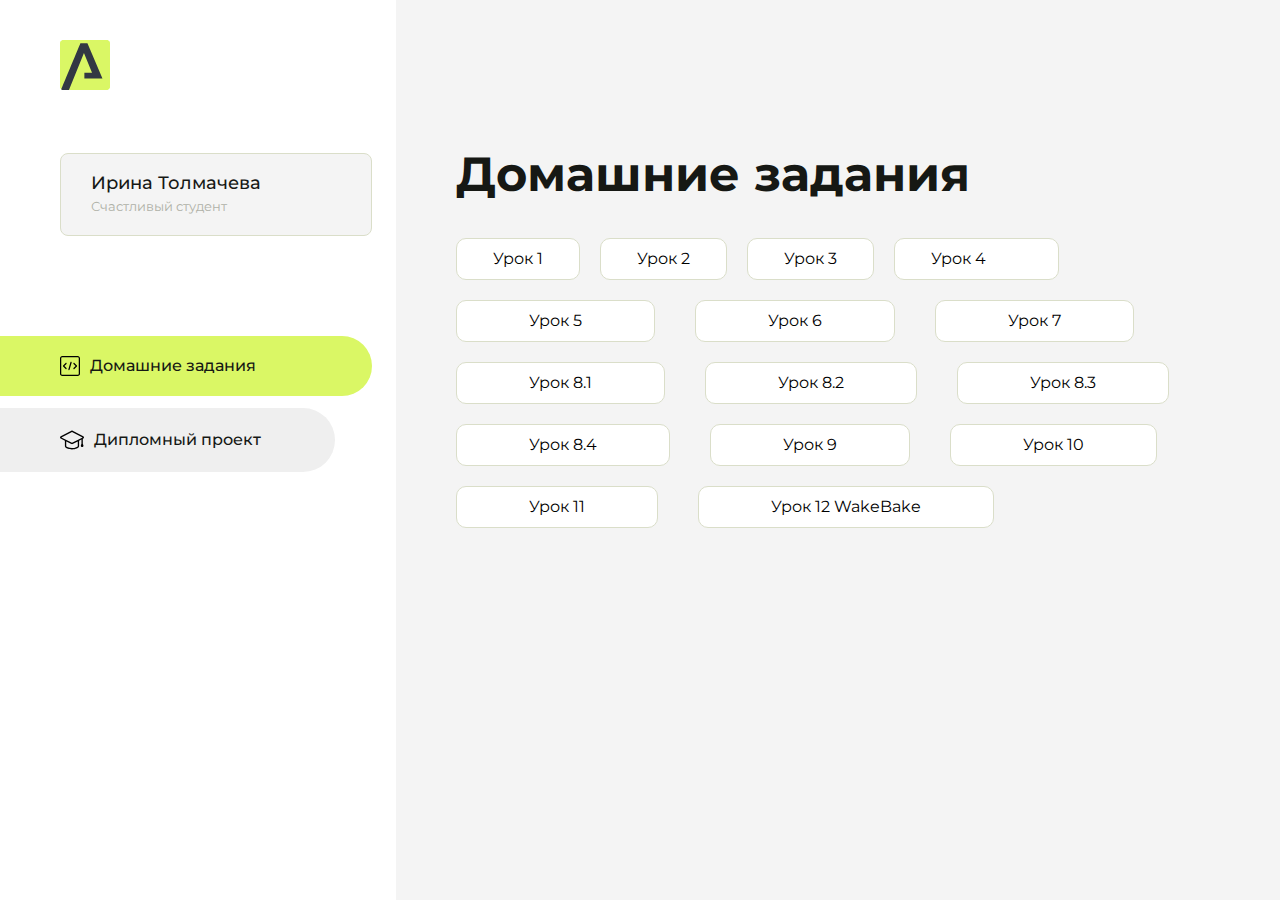
<file: index.html>
<!DOCTYPE html>
<html lang="en">
<head>
    <meta charset="UTF-8">
    <meta name="viewport" content="width=device-width, initial-scale=1.0">
    <title>Домашняя работа</title>
    <link rel="shortcut icon" href="src/logo.ico" type="image/x-icon">
    <link rel="preconnect" href="https://fonts.googleapis.com">
    <link rel="preconnect" href="https://fonts.gstatic.com" crossorigin>
    <link href="https://fonts.googleapis.com/css2?family=Montserrat:wght@400;500;700&family=Rubik:wght@500&display=swap"
          rel="stylesheet">
    <link rel="stylesheet" href="src/style.css">
</head>
<body id="body">
<div class="overlay" id="overlay"></div>
<div class="layout">
    <div class="burger" id="burger">
        <svg viewBox="0 0 24 24" fill="none" xmlns="http://www.w3.org/2000/svg">
            <g id="SVGRepo_bgCarrier" stroke-width="0"></g>
            <g id="SVGRepo_tracerCarrier" stroke-linecap="round" stroke-linejoin="round"></g>
            <g id="SVGRepo_iconCarrier">
                <path d="M4 18L20 18" stroke="#DAF765" stroke-width="2" stroke-linecap="round"></path>
                <path d="M4 12L20 12" stroke="#DAF765" stroke-width="2" stroke-linecap="round"></path>
                <path d="M4 6L20 6" stroke="#DAF765" stroke-width="2" stroke-linecap="round"></path>
            </g>
        </svg>
    </div>
    <aside class="sidebar" id="sidebar">
        <div class="sidebar__inner">
            <div class="logo">
                <svg width="50" height="50" viewBox="0 0 50 50" fill="none" xmlns="http://www.w3.org/2000/svg">
                    <g clip-path="url(#clip0_513_74730)">
                        <path d="M46.17 -0.257004H3.83C1.57281 -0.257004 -0.257 1.57281 -0.257 3.83V46.17C-0.257 48.4272 1.57281 50.257 3.83 50.257H46.17C48.4272 50.257 50.257 48.4272 50.257 46.17V3.83C50.257 1.57281 48.4272 -0.257004 46.17 -0.257004Z"
                              fill="#DAF765"/>
                        <path d="M24.375 38.4H42.461L27.441 3.1585H20.4355C20.4355 3.1585 6.7895 35.881 1.1945 49.294C2.015 50.0275 3.0945 50.257 3.6945 50.257H8.8445L23.954 13.07L32.0465 32.8285H24.375V38.4Z"
                              fill="#323843"/>
                    </g>
                    <defs>
                        <clipPath id="clip0_513_74730">
                            <rect width="50" height="50" fill="white"/>
                        </clipPath>
                    </defs>
                </svg>
            </div>
            <div class="sidebar__user">
                <div class="sidebar__name">Ирина Толмачева</div>
                <div class="sidebar__text">Счастливый студент</div>
            </div>
            <div class="sidebar__tabs">
                <div class="sidebar__item">
                    <button class="sidebar__button active" id="tasks">
                        <svg xmlns="http://www.w3.org/2000/svg" width="20" height="20" viewBox="0 0 20 20" fill="none">
                            <g clip-path="url(#clip0_704_74543)">
                                <path d="M17.7083 20H2.29167C1.0275 20 0 18.9725 0 17.7083V2.29167C0 1.0275 1.0275 0 2.29167 0H17.7083C18.9725 0 20 1.0275 20 2.29167V17.7083C20 18.9725 18.9725 20 17.7083 20ZM2.29167 1.25C1.7175 1.25 1.25 1.7175 1.25 2.29167V17.7083C1.25 18.2825 1.7175 18.75 2.29167 18.75H17.7083C18.2825 18.75 18.75 18.2825 18.75 17.7083V2.29167C18.75 1.7175 18.2825 1.25 17.7083 1.25H2.29167Z"
                                      fill="black"/>
                                <path d="M6.04167 13.125C5.88167 13.125 5.72167 13.0642 5.6 12.9417L3.1 10.4417C2.85583 10.1975 2.85583 9.80167 3.1 9.5575L5.6 7.0575C5.84417 6.81333 6.24 6.81333 6.48417 7.0575C6.72833 7.30167 6.72833 7.6975 6.48417 7.94167L4.42583 10L6.48417 12.0583C6.72833 12.3025 6.72833 12.6983 6.48417 12.9425C6.36167 13.0642 6.20167 13.125 6.04167 13.125Z"
                                      fill="black"/>
                                <path d="M8.95833 14.1667C8.9 14.1667 8.84 14.1583 8.78167 14.1417C8.45083 14.0442 8.26083 13.6967 8.35833 13.3658L10.4417 6.28251C10.5392 5.95084 10.8892 5.76417 11.2175 5.85917C11.5483 5.95667 11.7383 6.30417 11.6408 6.63501L9.5575 13.7183C9.47833 13.9908 9.22833 14.1667 8.95833 14.1667Z"
                                      fill="black"/>
                                <path d="M13.9583 13.125C13.7983 13.125 13.6383 13.0642 13.5167 12.9417C13.2725 12.6975 13.2725 12.3017 13.5167 12.0575L15.575 9.99916L13.5167 7.94083C13.2725 7.69666 13.2725 7.30083 13.5167 7.05666C13.7608 6.81249 14.1567 6.81249 14.4008 7.05666L16.9008 9.55666C17.145 9.80083 17.145 10.1967 16.9008 10.4408L14.4008 12.9408C14.2783 13.0642 14.1183 13.125 13.9583 13.125Z"
                                      fill="black"/>
                            </g>
                            <defs>
                                <clipPath id="clip0_704_74543">
                                    <rect width="20" height="20" fill="white"/>
                                </clipPath>
                            </defs>
                        </svg>
                        <span>Домашние задания</span></button>
                </div>
                <div class="sidebar__item">
                    <button class="sidebar__button" id="diplom">
                        <svg xmlns="http://www.w3.org/2000/svg" width="24" height="24" viewBox="0 0 24 24" fill="none">
                            <g clip-path="url(#clip0_704_74553)">
                                <path d="M23.2628 10.5971C23.7176 10.365 24 9.90375 24 9.39337C24 8.883 23.7176 8.42175 23.2628 8.18962L12.6135 2.75362C12.2291 2.55824 11.7705 2.55787 11.3854 2.75399L0.736875 8.19C0.282375 8.42175 0 8.883 0 9.39337C0 9.90375 0.282375 10.365 0.736875 10.5971L4.89038 12.7177V18.2074C4.89038 19.8154 8.412 21.393 12 21.393C15.5884 21.393 19.1096 19.815 19.1096 18.2074V12.7174L21.4609 11.517V15.8017L20.901 17.2305C20.7409 17.6389 20.7934 18.0994 21.0405 18.4616C21.2876 18.8246 21.6979 19.041 22.1366 19.041C22.5754 19.041 22.9852 18.8246 23.2324 18.462C23.4795 18.099 23.532 17.6385 23.3719 17.2301L22.8124 15.8021V10.827L23.2628 10.5971ZM17.7623 18.1721C17.6198 18.6375 15.3491 20.0419 12 20.0419C8.65088 20.0419 6.38025 18.6375 6.2415 18.2074V12.3037L6.23887 12.3019C6.23812 12.057 6.1065 11.8207 5.87325 11.7019L1.3515 9.39337L12 3.95737L22.6489 9.39337L12 14.8294L5.87325 11.7019C5.54063 11.5331 4.6695 11.6674 4.5 12C4.33012 12.3322 4.55813 12.5479 4.89038 12.7177L11.3857 16.0331C11.5781 16.1314 11.7889 16.1805 12 16.1805C12.2107 16.1805 12.4222 16.1314 12.6146 16.0331L17.7593 13.407L17.7623 18.1721Z"
                                      fill="black"/>
                            </g>
                            <defs>
                                <clipPath id="clip0_704_74553">
                                    <rect width="24" height="24" fill="white"/>
                                </clipPath>
                            </defs>
                        </svg>
                        <span>Дипломный проект</span></button>
                </div>
            </div>
        </div>

    </aside>
    <div class="content">
        <div class="container">
            <div class="content__block" id="tasksBlock">
                <div class="content__title">Домашние задания</div>
                <ul class="content__list">
                    <li class="content__list-item">
                        <a href="Homework 1/index.html">Урок 1</a>
                    </li>
                     <li class="content__list-item">
                        <a href="homework_2/index.html">Урок 2</a>
                    </li>
                    <li class="content__list-item">
                        <a href="homework_3/index.html">Урок 3</a>
                    </li>
                    <li class="content__list-item">
                        <a href="homework_4/index.html">Урок 4<a>
                    </li>
                    <li class="content__list-item">
                        <a href="homework_5/index.html">Урок 5<a>
                    </li>
                    <li class="content__list-item">
                        <a href="homework_6/index.html">Урок 6<a>
                    </li>
                    <li class="content__list-item">
                        <a href="homework_7/index.html">Урок 7<a>
                    </li>
                    <li class="content__list-item">
                        <a href="homework_8.1/index.html">Урок 8.1<a>
                    </li>
                    <li class="content__list-item">
                        <a href="homework_8.2/index.html">Урок 8.2<a>
                    </li>
                     <li class="content__list-item">
                        <a href="homework_8.3/index.html">Урок 8.3<a>
                    </li>
                     <li class="content__list-item">
                        <a href="homework_8.4/index.html">Урок 8.4<a>
                    </li>
                    <li class="content__list-item">
                        <a href="homework_9/index.html">Урок 9<a>
                    </li>
                    <li class="content__list-item">
                        <a href="homework_10_JS/index.html">Урок 10<a>
                    </li>
                    <li class="content__list-item">
                        <a href="homework_11_JS/index.html">Урок 11<a>
                    </li>
                    <li class="content__list-item">
                        <a href="wake-bake/index.html">Урок 12 WakeBake<a>
                    </li>
                        
                </ul>
            </div>
            <div class="content__block hidden" id="diplomBlock">
                <div class="content__title">Дипломный проект</div>
                <div class="content__list-diplom">
                    <a href="pulse_fitness_center/index.html">Ссылка на ДЗ</a>
                </div>
                <div class="content__decor">
                    <div class="content__decor-text">Давай проверим, чему ты научился!</div>
                    <div class="content__decor-img">
                        <img src="src/decor.png" alt="decor">
                    </div>
                </div>
            </div>
        </div>
    </div>
</div>
<script src="src/index.js"></script>
</body>
</html>
</file>
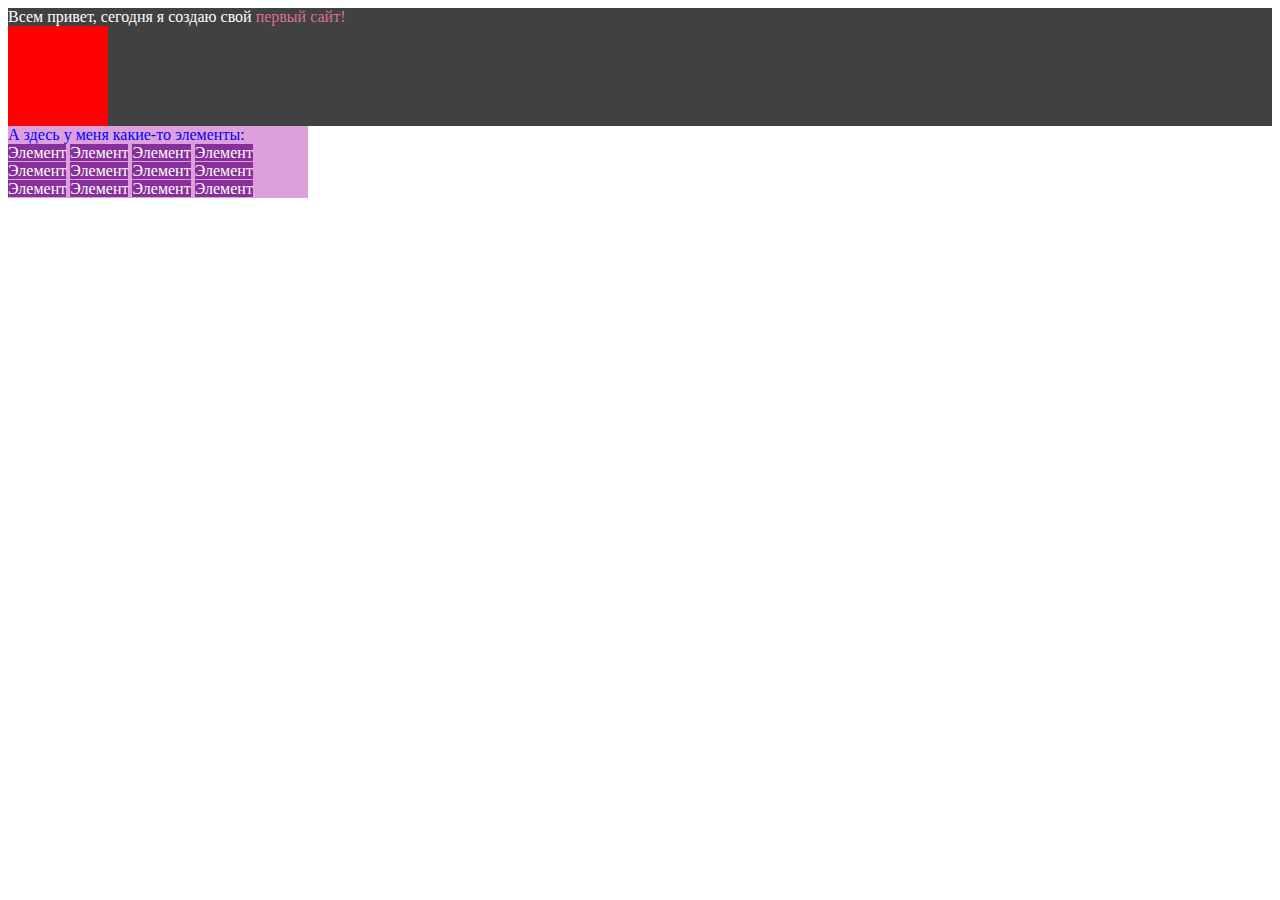
<file: homework_2/index.html>
<!DOCTYPE html>
<html lang="en">
<head>
    <meta charset="UTF-8">
    <meta name="viewport" content="width=device-width, initial-scale=1.0">
    <title>Document</title>
    <style>        
        .Hello {
            background: #424141;
            color: white;
        }
        .Elements {
            width: 300px;
            background: plum;
            color: blue;
        }
        .first {
            color: palevioletred;
            background: none;
        }
        .red_block {
            background: red;
            width: 100px;
            height: 100px;
        }
        span {
            color: white;
            background: #892f9b;
        }



    </style>
</head>
<body>
    <div class="Hello">Всем привет, сегодня я создаю свой <span class="first">первый сайт!</span>
        <div class="red_block"></div>  
    </div>
    <div class="Elements">А здесь у меня какие-то элементы:
        <div>
        <span>Элемент</span>
        <span>Элемент</span>
        <span>Элемент</span>
        <span>Элемент</span>
        <span>Элемент</span>
        <span>Элемент</span>
        <span>Элемент</span>
        <span>Элемент</span>
        <span>Элемент</span>
        <span>Элемент</span>
        <span>Элемент</span>
        <span>Элемент</span>
        </div>
    </div>

</body>
</html>
</file>
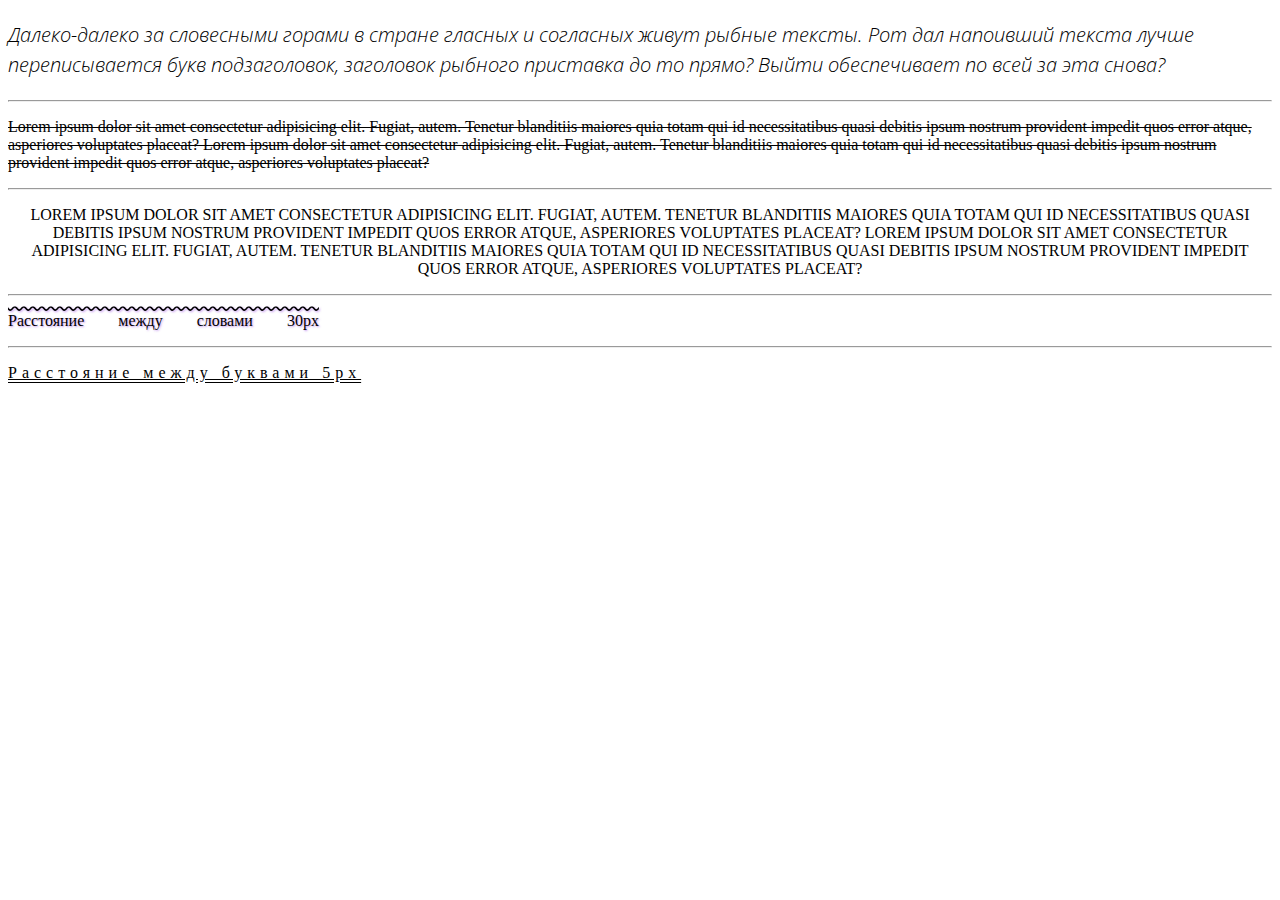
<file: homework_4/index.html>
<!DOCTYPE html>
<html lang="en">

<head>
    <meta charset="UTF-8">
    <meta name="viewport" content="width=device-width, initial-scale=1.0">
    <title>Document</title>
    <link rel="stylesheet" href="style.css">
    <link rel="preconnect" href="https://fonts.googleapis.com">
    <link rel="preconnect" href="https://fonts.gstatic.com" crossorigin>
    <link href="https://fonts.googleapis.com/css2?family=Open+Sans:ital,wght@1,300&display=swap" rel="stylesheet">
</head>

<body>
    <p class="p_1">
        Далеко-далеко за словесными горами в стране гласных и согласных живут рыбные тексты. Рот дал напоивший текста
        лучше переписывается букв подзаголовок, заголовок рыбного приставка до то прямо? Выйти обеспечивает по всей за
        эта снова? 
    </p>
    <hr>
    <p class="p_2">
        Lorem ipsum dolor sit amet consectetur adipisicing elit. Fugiat, autem. Tenetur blanditiis maiores quia totam
        qui id necessitatibus quasi debitis ipsum nostrum provident impedit quos error atque, asperiores voluptates
        placeat? Lorem ipsum dolor sit amet consectetur adipisicing elit. Fugiat, autem. Tenetur blanditiis maiores quia
        totam
        qui id necessitatibus quasi debitis ipsum nostrum provident impedit quos error atque, asperiores voluptates
        placeat?
    </p>
    <hr>
    <p class="p_3">
        Lorem ipsum dolor sit amet consectetur adipisicing elit. Fugiat, autem. Tenetur blanditiis maiores quia totam
        qui id necessitatibus quasi debitis ipsum nostrum provident impedit quos error atque, asperiores voluptates
        placeat? Lorem ipsum dolor sit amet consectetur adipisicing elit. Fugiat, autem. Tenetur blanditiis maiores quia
        totam
        qui id necessitatibus quasi debitis ipsum nostrum provident impedit quos error atque, asperiores voluptates
        placeat?
    </p>
    <hr>
    <p class="p_4">
        Расстояние между словами 30px
    </p>
    <hr>
    <p class="p_5">
        Расстояние между буквами 5px
    </p>
</body>

</html>
</file>
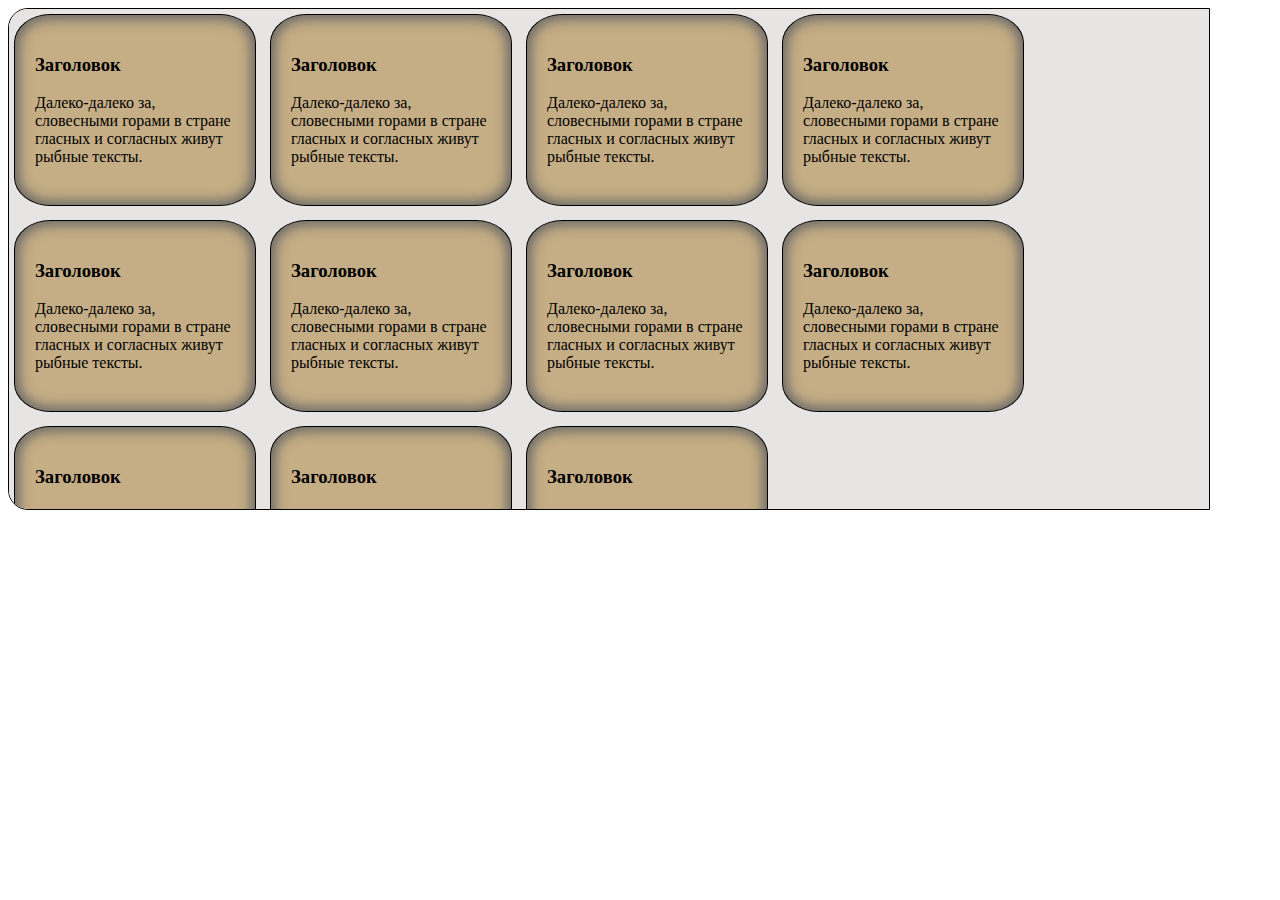
<file: homework_5/index.html>
<!DOCTYPE html>
<html lang="en">

<head>
    <meta charset="UTF-8">
    <meta name="viewport" content="width=device-width, initial-scale=1.0">
    <title>Document</title>
    <link rel="stylesheet" href="style.css">
</head>

<body>
    <div>
        <div class="block">
            <h3>Заголовок</h3>
            <p>Далеко-далеко за, словесными горами в стране гласных и согласных живут рыбные тексты. </p>
        </div>
        <div class="block">
            <h3>Заголовок</h3>
            <p>Далеко-далеко за, словесными горами в стране гласных и согласных живут рыбные тексты. </p>
        </div>
        <div class="block">
            <h3>Заголовок</h3>
            <p>Далеко-далеко за, словесными горами в стране гласных и согласных живут рыбные тексты. </p>
        </div>
        <div class="block">
            <h3>Заголовок</h3>
            <p>Далеко-далеко за, словесными горами в стране гласных и согласных живут рыбные тексты. </p>
        </div>
        <div class="block">
            <h3>Заголовок</h3>
            <p>Далеко-далеко за, словесными горами в стране гласных и согласных живут рыбные тексты. </p>
        </div>
        <div class="block">
            <h3>Заголовок</h3>
            <p>Далеко-далеко за, словесными горами в стране гласных и согласных живут рыбные тексты. </p>
        </div>
        <div class="block">
            <h3>Заголовок</h3>
            <p>Далеко-далеко за, словесными горами в стране гласных и согласных живут рыбные тексты. </p>
        </div>
        <div class="block">
            <h3>Заголовок</h3>
            <p>Далеко-далеко за, словесными горами в стране гласных и согласных живут рыбные тексты. </p>
        </div>
        <div class="block">
            <h3>Заголовок</h3>
            <p>Далеко-далеко за, словесными горами в стране гласных и согласных живут рыбные тексты. </p>
        </div>
        <div class="block">
            <h3>Заголовок</h3>
            <p>Далеко-далеко за, словесными горами в стране гласных и согласных живут рыбные тексты. </p>
        </div>
        <div class="block">
            <h3>Заголовок</h3>
            <p>Далеко-далеко за, словесными горами в стране гласных и согласных живут рыбные тексты. </p>
        </div>
    </div>
</body>

</html>
</file>
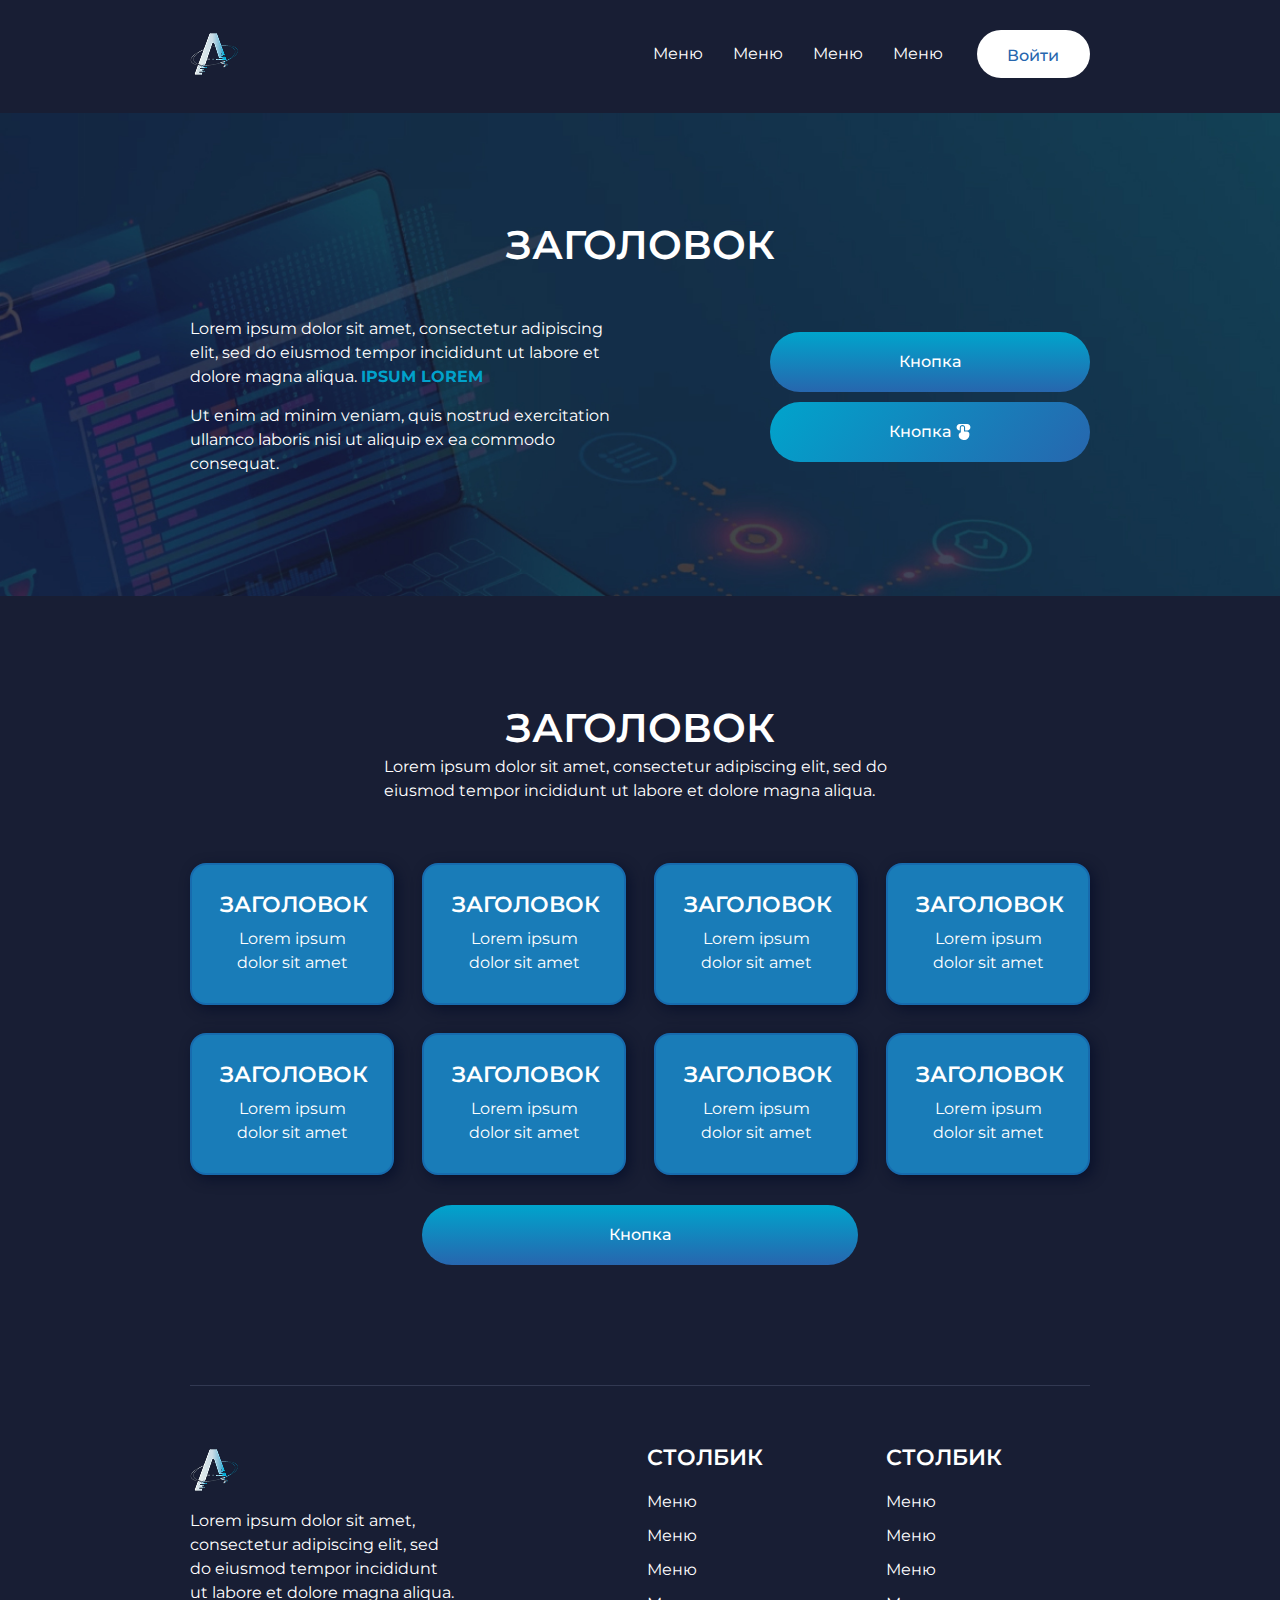
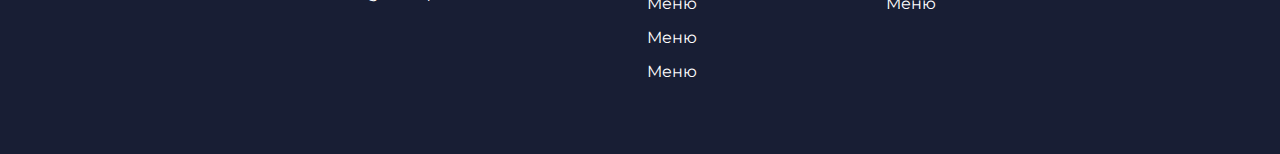
<file: homework_6/index.html>
<!DOCTYPE html>
<html lang="en">

<head>
    <meta charset="UTF-8">
    <meta name="viewport" content="width=device-width, initial-scale=1.0">
    <title>Document</title>
    <link rel="preconnect" href="https://fonts.googleapis.com">
    <link rel="preconnect" href="https://fonts.gstatic.com" crossorigin>
    <link href="https://fonts.googleapis.com/css2?family=Montserrat:wght@100..900&display=swap" rel="stylesheet">
    <link rel="stylesheet" href="reset.css">
    <link rel="stylesheet" href="style.css">
</head>

<body>

    <header>
        <img class="img_header" src="pic/logo.png" alt="Логотип">
        <nav class="nav_header">
            <ul class="list_header">
                <li class="item_list_header">
                    <a href="#">Меню</a>
                </li>
                <li class="item_list_header">
                    <a href="#">Меню</a>
                </li>
                <li class="item_list_header">
                    <a href="#">Меню</a>
                </li>
                <li class="item_list_header">
                    <a href="#">Меню</a>
                </li>
            </ul>
        </nav>
        <a class="button_header" href="#">Войти</a>
    </header>

    <main>
        <section class="section1">
            <div class="conteiner_section1">
                <div class="inner_section1">
                    <h1 class="h_section">Заголовок</h1>
                    <div class="flex">
                        <div class="p_section1">
                            <p>Lorem ipsum dolor sit amet, consectetur adipiscing elit, sed do
                                eiusmod tempor incididunt
                                ut labore et
                                dolore magna aliqua. <span>Ipsum lorem</span></p>
                            <p>Ut enim ad minim veniam, quis nostrud exercitation ullamco laboris
                                nisi ut aliquip ex ea
                                commodo
                                consequat.</p>
                        </div>
                        <div class="buttons_section1">
                            <a class="button1_section1" href="#">Кнопка</a>
                            <div class="button2_img_section1">
                                <a class="button2_section1" href="#">Кнопка</a>
                                <img src="pic/teenyicons_button-solid.svg" alt="">
                            </div>
                        </div>
                    </div>
                </div>
            </div>
            </div>



        </section>

        <section class="section2">
            <div class="conteiner_section2">
                <div class="inner_section2">
                    <div class="h2_p_section2">
                        <h2 class="h_section">Заголовок</h2>
                        <p class="p_section2">Lorem ipsum dolor sit amet, consectetur adipiscing elit, sed do eiusmod
                            tempor incididunt ut
                            labore et dolore magna aliqua. </p>
                    </div>
                    <div class="blocks_section2">
                        <div class="block">
                            <h3 class="h3_block">Заголовок</h3>
                            <p class="p_block">Lorem ipsum dolor sit amet</p>
                        </div>
                        <div class="block">
                            <h3 class="h3_block">Заголовок</h3>
                            <p class="p_block">Lorem ipsum dolor sit amet</p>
                        </div>
                        <div class="block">
                            <h3 class="h3_block">Заголовок</h3>
                            <p class="p_block">Lorem ipsum dolor sit amet</p>
                        </div>
                        <div class="block">
                            <h3 class="h3_block">Заголовок</h3>
                            <p class="p_block">Lorem ipsum dolor sit amet</p>
                        </div>
                        <div class="block">
                            <h3 class="h3_block">Заголовок</h3>
                            <p class="p_block">Lorem ipsum dolor sit amet</p>
                        </div>
                        <div class="block">
                            <h3 class="h3_block">Заголовок</h3>
                            <p class="p_block">Lorem ipsum dolor sit amet</p>
                        </div>
                        <div class="block">
                            <h3 class="h3_block">Заголовок</h3>
                            <p class="p_block">Lorem ipsum dolor sit amet</p>
                        </div>
                        <div class="block">
                            <h3 class="h3_block">Заголовок</h3>
                            <p class="p_block">Lorem ipsum dolor sit amet</p>
                        </div>
                    </div>
                    <div class="div_button_section2">
                        <a class="button_section2" href="#">Кнопка</a>
                    </div>

                </div>

            </div>

        </section>

    </main>

    <footer>
        <div class="conteiner_footer">
            <div class="content_footer">
                <img class="img_footer" src="pic/logo.png" alt="Логотип">
                <p class="p_footer">Lorem ipsum dolor sit amet, consectetur adipiscing elit, sed do eiusmod tempor
                    incididunt ut labore
                    et dolore magna aliqua. </p>
            </div>
            <div class="nav1">
                <nav class="nav_footer">
                    <h4 class="h4_nav">Столбик</h4>
                    <ul>
                        <li><a href="#">Меню</a></li>
                        <li><a href="#">Меню</a></li>
                        <li><a href="#">Меню</a></li>
                        <li><a href="#">Меню</a></li>
                        <li><a href="#">Меню</a></li>
                        <li><a href="#">Меню</a></li>
                    </ul>
                </nav>
            </div>
            <div class="nav2">
                <nav class="nav1_footer">
                    <h4 class="h4_nav">Столбик</h4>
                    <ul>
                        <li><a href="#">Меню</a></li>
                        <li><a href="#">Меню</a></li>
                        <li><a href="#">Меню</a></li>
                        <li><a href="#">Меню</a></li>
                    </ul>

                </nav>

            </div>

        </div>
    </footer>

</body>

</html>
</file>
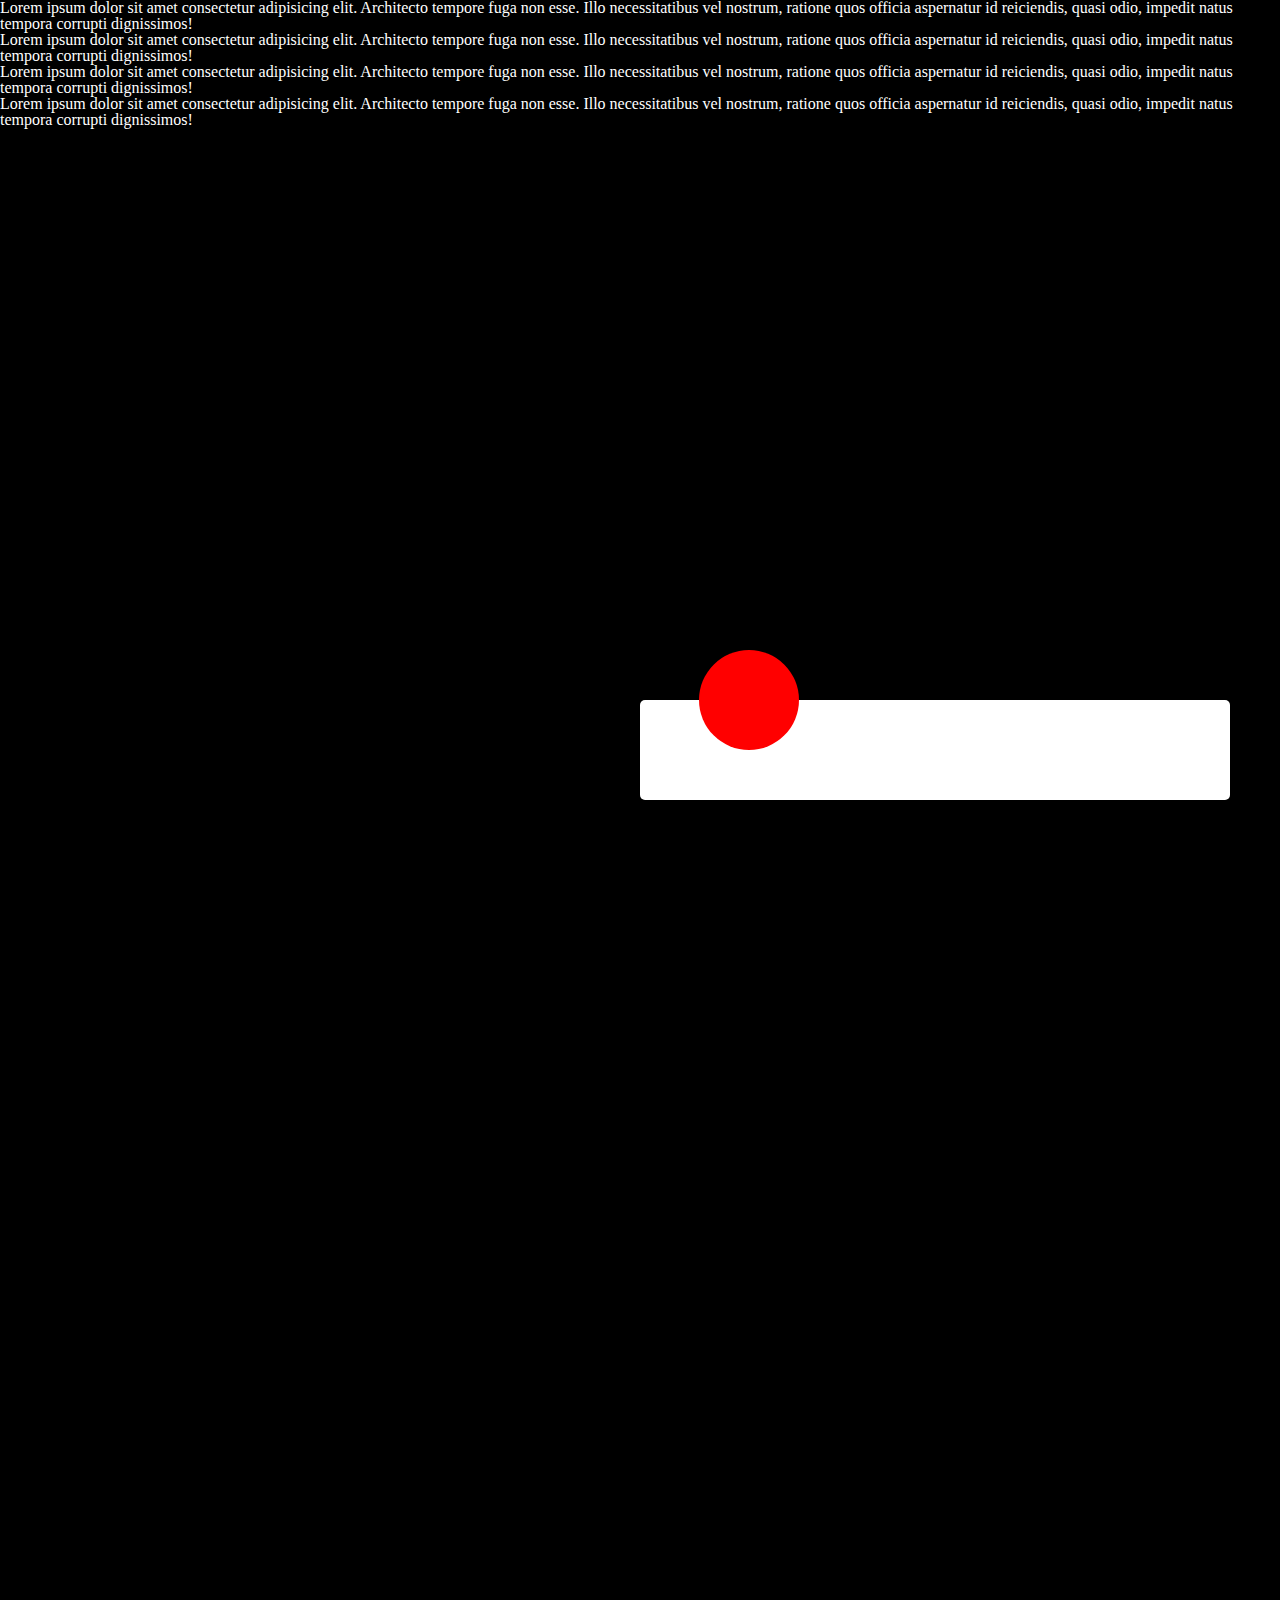
<file: homework_8.1/index.html>
<!DOCTYPE html>
<html lang="en">

<head>
    <meta charset="UTF-8">
    <meta name="viewport" content="width=device-width, initial-scale=1.0">
    <title>Document</title>
    <link rel="stylesheet" href="reset.css">
    <link rel="stylesheet" href="style.css">
</head>

<body>
    <p>Lorem ipsum dolor sit amet consectetur adipisicing elit. Architecto tempore fuga non esse. Illo necessitatibus
        vel nostrum, ratione quos officia aspernatur id reiciendis, quasi odio, impedit natus tempora corrupti
        dignissimos!</p>
    <p>Lorem ipsum dolor sit amet consectetur adipisicing elit. Architecto tempore fuga non esse. Illo necessitatibus
        vel nostrum, ratione quos officia aspernatur id reiciendis, quasi odio, impedit natus tempora corrupti
        dignissimos!</p>
    <p>Lorem ipsum dolor sit amet consectetur adipisicing elit. Architecto tempore fuga non esse. Illo necessitatibus
        vel nostrum, ratione quos officia aspernatur id reiciendis, quasi odio, impedit natus tempora corrupti
        dignissimos!</p>
    <p>Lorem ipsum dolor sit amet consectetur adipisicing elit. Architecto tempore fuga non esse. Illo necessitatibus
        vel nostrum, ratione quos officia aspernatur id reiciendis, quasi odio, impedit natus tempora corrupti
        dignissimos!</p>
    
    <div class="block_1">
        <div class="block_2"></div>
    </div>
    
</body>

</html>
</file>
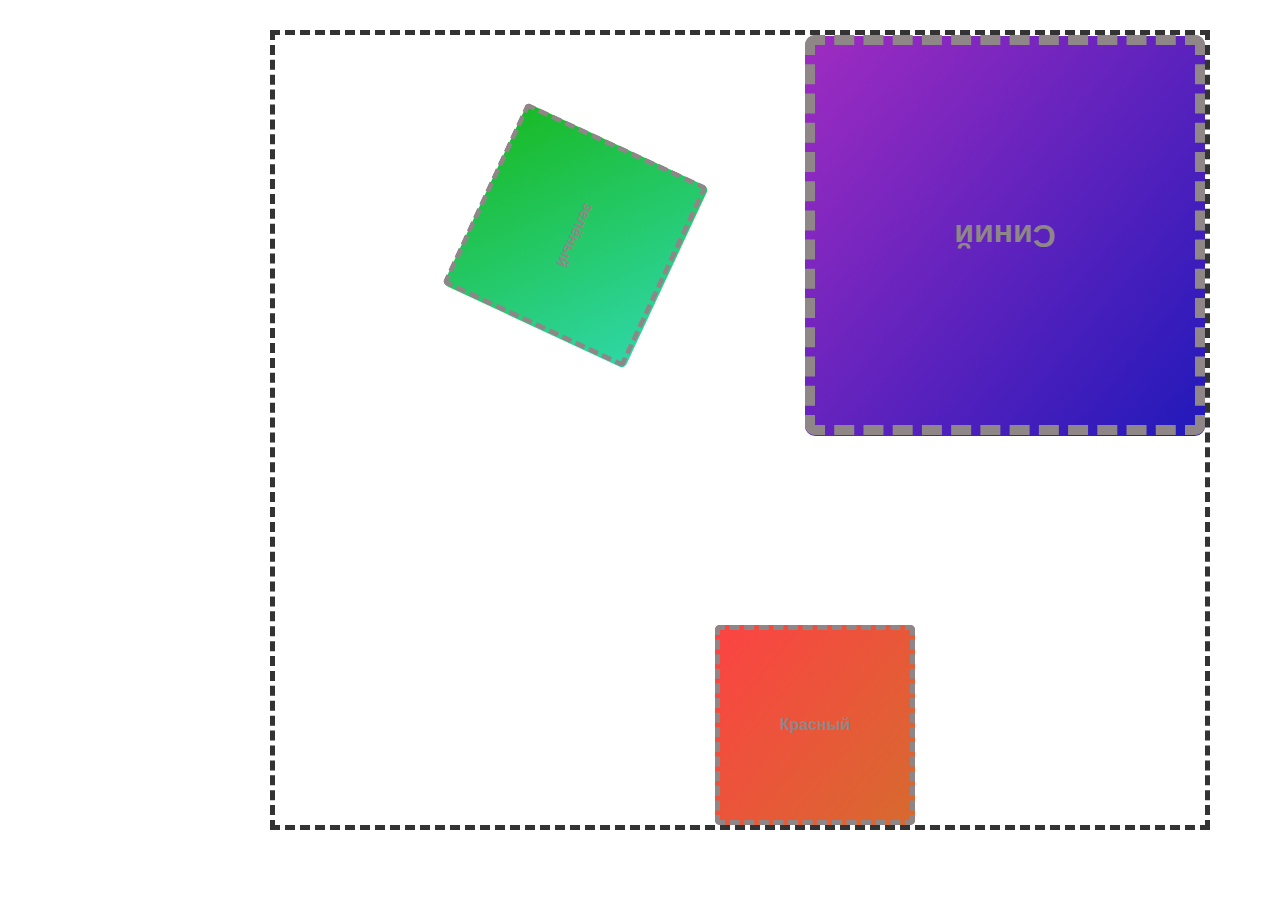
<file: homework_8.2/index.html>
<!DOCTYPE html>
<html lang="en">

<head>
    <meta charset="UTF-8">
    <meta http-equiv="X-UA-Compatible" content="IE=edge">
    <meta name="viewport" content="width=device-width, initial-scale=1.0">
    <title>TRANSFORM</title>
    <link href="css/reset.css" rel="stylesheet">
    <link href="css/style.css" rel="stylesheet">
</head>

<body>
    <div class="wrapper">
        <div class="quads">
            <div class="quads__quad quads__quad--red"></div>
            <div class="quads__quad quads__quad--green"></div>
            <div class="quads__quad quads__quad--blue"></div>
        </div>
        <div class="area">
            <div class="area__place area__place--for-red">Красный</div>
            <div class="area__place area__place--for-green">зелёный</div>
            <div class="area__place area__place--for-blue">Синий</div>
        </div>
    </div>
</body>

</html>
</file>
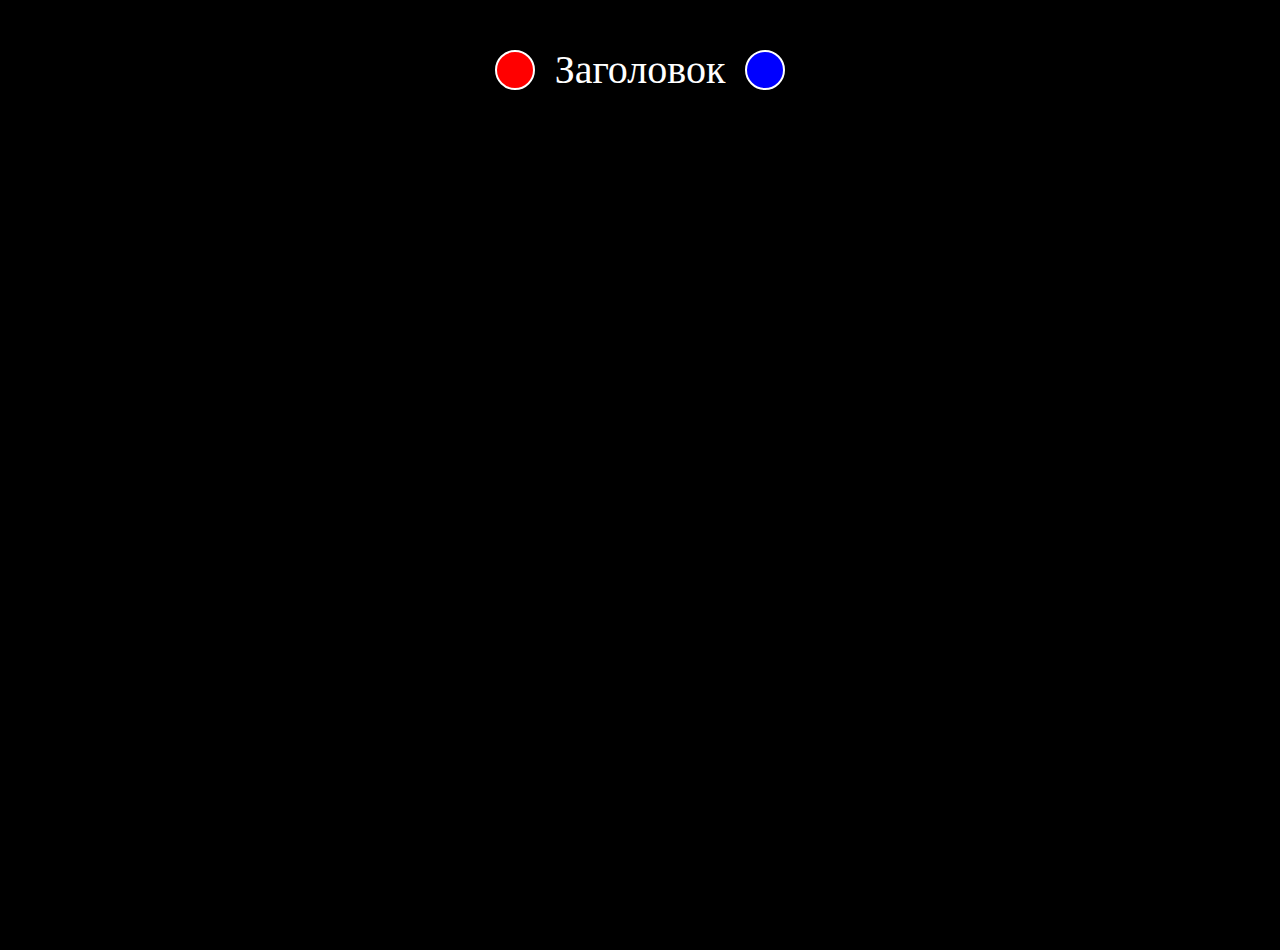
<file: homework_8.3/index.html>
<!DOCTYPE html>
<html lang="en">
<head>
    <meta charset="UTF-8">
    <meta name="viewport" content="width=device-width, initial-scale=1.0">
    <title>Document</title>
    <link rel="stylesheet" href="css/reset.css">
    <link rel="stylesheet" href="css/style.css">
</head>
<body>
    <div>
        <h1>Заголовок</h1>
    </div>
</body>
</html>
</file>
<file: src/style.css>
*{padding: 0;margin: 0;border: 0;}
*,*:before,*:after{-webkit-box-sizing: border-box;box-sizing: border-box;}
:focus,:active{outline: none;}
a:focus,a:active{outline: none;}
nav,footer,header,aside{display: block;}
html,body{
    height:100%;width:100%;
    font-size:100%;line-height:1;-ms-text-size-adjust:100%;-moz-text-size-adjust:100%;-webkit-text-size-adjust:100%;}
input,button,textarea{font-family:inherit;}
input::-ms-clear{display: none;}
button{cursor: pointer;}
button::-moz-focus-inner{padding:0;border:0;}
a,a:visited{text-decoration: none;}
a:hover{text-decoration: none;}
ul li{list-style: none;}
img{vertical-align: top;}
h1,h2,h3,h4,h5,h6{font-size:inherit;font-weight: inherit;}
a{color:inherit;}



body {
    font-family: "Montserrat",SansSerif;
    color: black;
}

body.overflow {
    overflow: hidden;
}



.layout {
    display: -webkit-box;
    display: -ms-flexbox;
    display: flex;
    min-height: 100vh;
}

.sidebar {
    padding: 40px 24px 40px 0;
    -ms-flex-negative: 0;
    flex-shrink: 0;
    background-color: white;
}



.content {
    -webkit-box-flex: 1;
    -ms-flex-positive: 1;
    flex-grow: 1;
    background-color: #F4F4F4;
}

.container {
    display: -webkit-box;
    display: -ms-flexbox;
    display: flex;
    -webkit-box-orient: vertical;
    -webkit-box-direction: normal;
    -ms-flex-direction: column;
    flex-direction: column;
    -webkit-box-pack: center;
    -ms-flex-pack: center;
    justify-content: center;
    -webkit-box-align: center;
    -ms-flex-align: center;
    align-items: center;
    padding: 150px 60px 80px 60px;
}


.logo {
    margin-left: 60px;
    margin-bottom: 60px;
}

.sidebar__user {
    background-color: #F4F4F4;
    padding: 20px 30px;
    margin-left: 60px;
    margin-bottom: 100px;
    border-radius: 8px;
    border: 1px solid #DADEC9;
}

.sidebar__name {
    color:#161814;
    font-size: 18px;
    font-weight: 500;
    margin-bottom: 6px;
}

.sidebar__text {
    color: #AFB1A7;
    font-size: 13px;
    font-weight: 400;
    line-height: 130%; /* 16.9px */
}

.sidebar__item {
    width: 372px;
}

.sidebar__button {
    display: -webkit-box;
    display: -ms-flexbox;
    display: flex;
    -webkit-box-align: center;
    -ms-flex-align: center;
    align-items: center;
    gap: 10px;
    padding: 20px 60px;
    margin-bottom: 12px;
    border-radius: 0px 100px 100px 0px;
    -webkit-transition: all .5s;
    -o-transition: all .5s;
    transition: all .5s;
    cursor: pointer;
    width: 90%;
    color:#161814;
    font-size: 16px;
    font-weight: 500;
}

.sidebar__button.active , .sidebar__button:hover {
    width: 100%;
    background-color: #DAF765;
}


.content__title {
    color: #161814;
    font-size: 48px;
    font-weight: 700;
    margin-bottom: 40px;
}

.content__list {
    display: -webkit-box;
    display: -ms-flexbox;
    display: flex;
    -webkit-box-align: center;
    -ms-flex-align: center;
    align-items: center;
    -ms-flex-wrap: wrap;
    flex-wrap: wrap;
    gap: 20px;
}



.content__list-item  {
    cursor: pointer;
    padding: 12px 18px;
    background-color: #fff;
    border-radius: 10px;
    border: 1px solid #DADEC9;
    -webkit-transition: all .3s;
    -o-transition: all .3s;
    transition: all .3s;
}

.content__list-item:hover,.content__list-diplom:hover {
    background-color: #AFB1A7;
}

li a {
    padding: 12px 18px;

}


.content__list-diplom {
    -webkit-transition: all .3s;
    -o-transition: all .3s;
    transition: all .3s;
    display: inline-block;
    padding: 12px 18px;
    background-color: #fff;
    border-radius: 10px;
    border: 1px solid #DADEC9;
}

.content__decor {
    display: -webkit-box;
    display: -ms-flexbox;
    display: flex;
    -webkit-box-align: center;
    -ms-flex-align: center;
    align-items: center;
}

.content__decor-text {
    color:#BEDD44;
    font-size: 36px;
    font-weight: 700;
    line-height: 110%; /* 39.6px */
}

.content__block {
    max-width: 1200px;
}

.content__block.hidden {
    display: none;
}

.content__decor-img img{
    width: 100%;
}

.burger {
    display: none;
    padding: 5px;
    position: fixed;
    top: 3%;
    right: 7%;
    width: 40px;
    height: 40px;
    background-color: #161814;
    border-radius: 50%;
    z-index: 10;
    border: 1px solid #DAF765;
}

@media (max-width: 768px) {
    .burger {
        display: block;
    }

    .sidebar {
        -webkit-transition: all .3s;
        -o-transition: all .3s;
        transition: all .3s;
        -webkit-transform: translateX(-100%);
        -ms-transform: translateX(-100%);
        transform: translateX(-100%);
        position: fixed;
        top: 0;
        left: 0;
        bottom: 0;
        z-index: 5;
    }

    .sidebar.show {
        -webkit-transform: translateX(0%);
        -ms-transform: translateX(0%);
        transform: translateX(0%);
    }

    .overlay {
        opacity: 0;
        pointer-events: none;
        -webkit-transition: all .3s;
        -o-transition: all .3s;
        transition: all .3s;
        position: absolute;
        top: 0;
        right: 0;
        left: 0;
        bottom: 0;
        z-index: 3;
        background-color: #000000e0;
    }

    .overlay.show {
        opacity: 1;
        pointer-events: all;
    }

    .container {
        padding: 40px 20px;
        min-height: 100%;
    }

    .content__decor {
        margin-top: 20px;
        -webkit-box-orient: vertical;
        -webkit-box-direction: normal;
        -ms-flex-direction: column;
        flex-direction: column;
    }
}

@media (max-width: 400px) {
    .sidebar__user {
        margin-left: 0;
    }
}
</file>
<file: homework_4/style.css>
.p_1 {
    font-family: "Open Sans", sans-serif;
    font-size: 20px;
    font-weight: 300;
    font-style: italic;
    font-variation-settings:
      "wdth" 100;
    line-height: 30px;
  }

.p_2 {
    text-decoration: line-through;
}
.p_3 {
    text-align: center;
    text-transform: uppercase;

}
.p_4 {
    word-spacing: 30px;
    text-decoration-line: overline;
    text-decoration-style: wavy;
    text-shadow: 1px 1px 2px rgba(138, 43, 226, 0.5);

}
.p_5 {
   letter-spacing: 5px; 
   text-decoration-line: underline;
   text-decoration-style: double;
}
</file>
<file: homework_5/style.css>
div {
    display: inline-block;
    border: 1px solid black;
    border-top-left-radius: 20px;
    border-bottom-left-radius: 20px;
    height: 500px;
    width: 1200px;
    overflow: auto;
    background: rgb(231, 228, 228);
}
.block {
    width: 200px;
    height: 150px;
    background: rgb(197, 174, 133);
    padding: 20px;
    margin: 5px;
    border-radius: 15%;
    box-shadow: inset 1px 1px 15px rgb(104, 103, 103), inset -1px -1px 15px rgb(104, 103, 103);
}
</file>
<file: homework_6/style.css>
body {
    background: #181E34;
    color: white;
    font-family: "Montserrat", "Arial", sans-serif;
    font-size: 16px;
    font-weight: 400;
    line-height: 150%;
    height: 100%;

}

/* -----------------HEADER-------------------- */

header {
    max-width: 900px;
    margin: 0 auto;
    display: flex;
    align-items: center;
    margin-top: 30px;
    margin-bottom: 35px;
}

.nav_header {
    margin-left: auto;
}

.list_header {
    display: flex;
    gap: 30px;
}

.item_list_header {
    padding: 0;
}

.button_header {
    margin-left: 34px;
    border-radius: 100px;
    padding: 14px 30px;
    max-width: 113px;
    width: 100%;
    height: 48px;
    font-weight: 500;
    color: #2766ae;
    background-color: white;

}

/* ------------MAIN------SECTION1------------------- */

.section1 {
    background-image: url(pic/hero-bg.jpg);
    background-repeat: no-repeat;
    background-size: 100% auto;
    background-size: cover;
}

.conteiner_section1 {
    max-width: 900px;
    margin: 0 auto;
}

.h_section {
    font-weight: 600;
    font-size: 40px;
    text-transform: uppercase;
    text-align: center;
}

.inner_section1 {
    padding: 120px 0;
}

.flex {
    display: flex;
    align-items: center;
    margin-top: 60px;
}

.p_section1 {
    display: flex;
    flex-direction: column;
    max-width: 436px;
    gap: 15px;
}

span {
    font-weight: 700;
    font-size: 16px;
    text-transform: uppercase;
    color: #01a2cb;
}

.buttons_section1 {
    display: flex;
    flex-direction: column;
    gap: 10px;
    margin-left: auto;
    max-width: 320px;
    width: 100%;
}

.button1_section1 {
    border-radius: 100px;
    padding: 18px 30px;
    background: linear-gradient(180deg, #00a4cc 0%, #2766ae 100%);
    text-align: center;
    font-weight: 500;
}

.button2_img_section1 {
    border-radius: 100px;
    padding: 18px 30px;
    background: linear-gradient(129deg, #00a4cc 0%, #2766ae 100%);
    font-weight: 500;
    display: flex;
    justify-content: center;
    gap: 4px;
}

/* -----------MAIN--------SECTION2------------ */

.conteiner_section2 {
    max-width: 900px;
    margin: 0 auto;
}

.inner_section2 {
    margin: 120px 0;
}

.h2_p_section2 {
    max-width: 513px;
    margin: 0 auto 60px auto;
    display: flex;
    flex-direction: column;
    gap: 15px;
}

.blocks_section2 {
    display: flex;
    flex-wrap: wrap;
    gap: 28px;
    margin-bottom: 30px;
}

.block {
    border: 2px solid #176bae;
    border-radius: 16px;
    padding: 28px;
    max-width: 204px;
    width: 100%;
    box-shadow: 4px 4px 13px 0 rgba(5, 13, 41, 0.76);
    background: #197cb8;
}

.h3_block {
    font-weight: 600;
    font-size: 22px;
    text-transform: uppercase;
    text-align: center;
}

.p_block {
    text-align: center;
    padding-top: 10px;
}

.div_button_section2 {
    max-width: 436px;
    width: 100%;
    background: linear-gradient(180deg, #00a4cc 0%, #2766ae 100%);
    margin: 0 auto;
    border-radius: 100px;
    padding: 18px 30px;
    text-align: center;
}

.button_section2 {
    padding: 18px 30px;
    font-weight: 500;
}

/* -------------FOOTER------------------ */

.conteiner_footer {
    max-width: 900px;
    margin: 0 auto;
    display: flex;
    border-top: 1px solid #323952;
    padding: 60px 0;
}

.content_footer {
    max-width: 267px;
}

.img_footer {
    margin-bottom: 15px;
}

.nav1 {
    margin-left: 190px;
}

.h4_nav {
    font-weight: 600;
    font-size: 22px;
    text-transform: uppercase;
    padding-bottom: 20px;
}

li {
    padding-bottom: 10px;
}

.nav2 {
    margin-left: auto;
    padding-right: 88px;
}
</file>
<file: homework_8.1/style.css>
body {
    color: white;
    background-color: black;
    height: 5000px;
}

.block_1 {
    min-height: 100px;
    background-color: white;
    border-radius: 5px;
    position: fixed;
    left: 50%;
    bottom: 100px;
    right: 50px;
}

.block_2 {
    background-color: red;
    height: 100px;
    width: 100px;
    border-radius: 50px;
    position: absolute;
    bottom: 50%;
    left: 10%;
}
</file>
<file: homework_8.2/css/style.css>
.wrapper {
    padding: 30px;
    max-width: 1200px;
    margin: 0 auto;
    display: flex;
}

.quads {
    flex: 0 0 auto;
    display: flex;
    flex-direction: column;
}

.quads__quad {
    width: 200px;
    height: 200px;
    background: #757272;
    border-radius: 5px;
}

.quads__quad--red {
    background: linear-gradient(130deg, rgb(252, 67, 67), rgb(215, 106, 47));
}
.quads__quad--green {
    background: linear-gradient(130deg, rgb(25, 186, 38), rgb(47, 215, 167));
}
.quads__quad--blue {
    background: linear-gradient(130deg, rgb(33, 25, 186), rgb(160, 44, 193));
}

.area {
    flex: 1 0 auto;
    border: 5px dashed #333;
    height: 800px;
}

.area__place {
    display: flex;
    align-items: center;
    justify-content: center;
    font-family: sans-serif;
    font-weight: 900;
    width: 200px;
    height: 200px;
    pointer-events: none;
    border-radius: 5px;
    border: 5px dashed #8f8787;
    color: #8f8787;
}

/* ================== Выполнение дз ниже =================== */

.quads__quad--red {
    transform: translate(645px, 595px);
}

.quads__quad--green {
    transform: translate(203%, -47%) rotate(25deg);
}

.quads__quad--blue {
    transform: translate(835px,-294px) scale(2) rotate(180deg);
}
</file>
<file: homework_8.3/css/style.css>
body {
    background-color: black;
    color: white;
    font-size: 40px;
    margin-top: 50px;
}

div {
    display: flex;
    justify-content: center;
}

h1 {
    text-align: center;
    position: relative;
}

h1::before {
    display: inline-block;
    content: " ";
    width: 40px;
    height: 40px;
    background-color: red;
    border-radius: 20px;
    border: 2px solid white;
    position: absolute;
    transform: translateX(-150%);
}

h1::after {
    display: inline-block;
    content: " ";
    width: 40px;
    height: 40px;
    background-color: blue;
    border-radius: 20px;
    border: 2px solid white;
    position: absolute;
    transform: translateX(50%);
}
</file>
